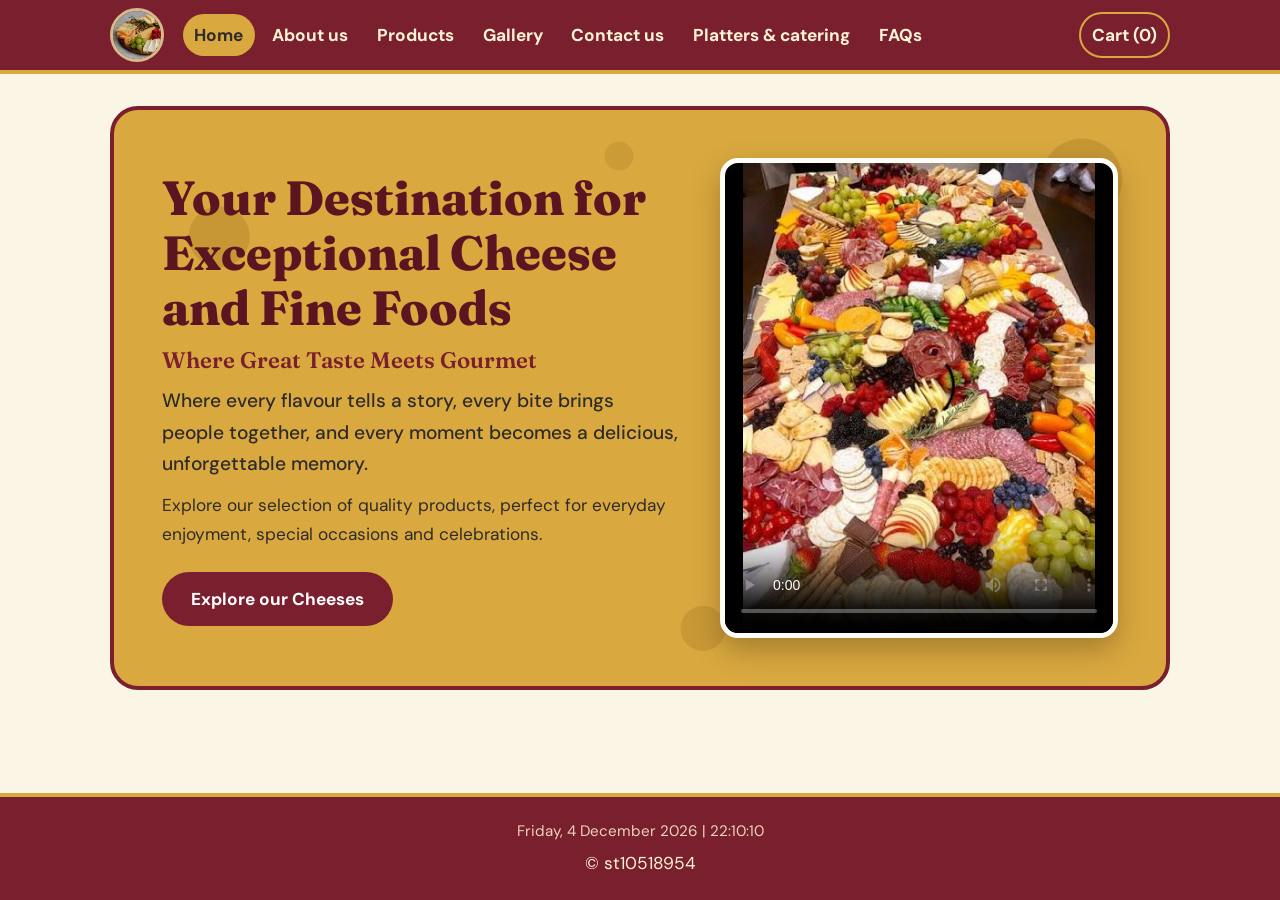
<file: Cheese Gourmet linden/index.html>
<!DOCTYPE html>
<html lang="en">
<head>
<meta charset="UTF-8">
<meta name="viewport" content="width=device-width, initial-scale=1">
<meta name="description" content="Cheese Gourmet in Linden, Johannesburg - quality cheeses, fresh bread, preserves and cheese platters for every occasion.">
<meta name="keywords" content="cheese, gourmet cheese, cheese platters, Linden, Johannesburg, deli, grazing table">
<meta name="author" content="st10518954">
<title>Cheese Gourmet - Home</title>
<link rel="preconnect" href="https://fonts.googleapis.com">
<link rel="preconnect" href="https://fonts.gstatic.com" crossorigin>
<link href="https://fonts.googleapis.com/css2?family=DM+Sans:wght@400;500;700&family=Fraunces:opsz,wght@9..144,600;9..144,800&display=swap" rel="stylesheet">
<link rel="stylesheet" href="css/styles.css">
</head>
<body class="home">
<header class="site-header">
<nav>
<a class="brand" href="index.html"><img src="images/logo.jpg" alt="Cheese Gourmet logo"></a>
<a href="index.html" aria-current="page">Home</a>
<a href="about.html">About us</a>
<a href="products.html">Products</a>
<a href="gallery.html">Gallery</a>
<a href="contact.html">Contact us</a>
<a href="platters-catering.html">Platters &amp; catering</a>
<a href="faqs.html">FAQs</a>
<a class="cart-link" href="products.html#cart">Cart (<span id="cart-count">0</span>)</a>
</nav>
</header>
<main>
<section class="home-hero">
<div class="home-text">
<h1>Your Destination for Exceptional Cheese and Fine Foods</h1>
<h2>Where Great Taste Meets Gourmet</h2>
<p class="lead">Where every flavour tells a story, every bite brings people together, and every moment becomes a delicious, unforgettable memory.</p>
<p>Explore our selection of quality products, perfect for everyday enjoyment, special occasions and celebrations.</p>
<a href="products.html" class="btn">Explore our Cheeses</a>
</div>
<video controls poster="images/image 12.jpg"><source src="images/video.mp4" type="video/mp4"></video>
</section>
</main>
<footer>
<p id="datetime"></p>
<p>&copy; st10518954</p>
</footer>
<script src="javascript/cart.js"></script>
<script src="javascript/datetime.js"></script>
</body>
</html>
</file>
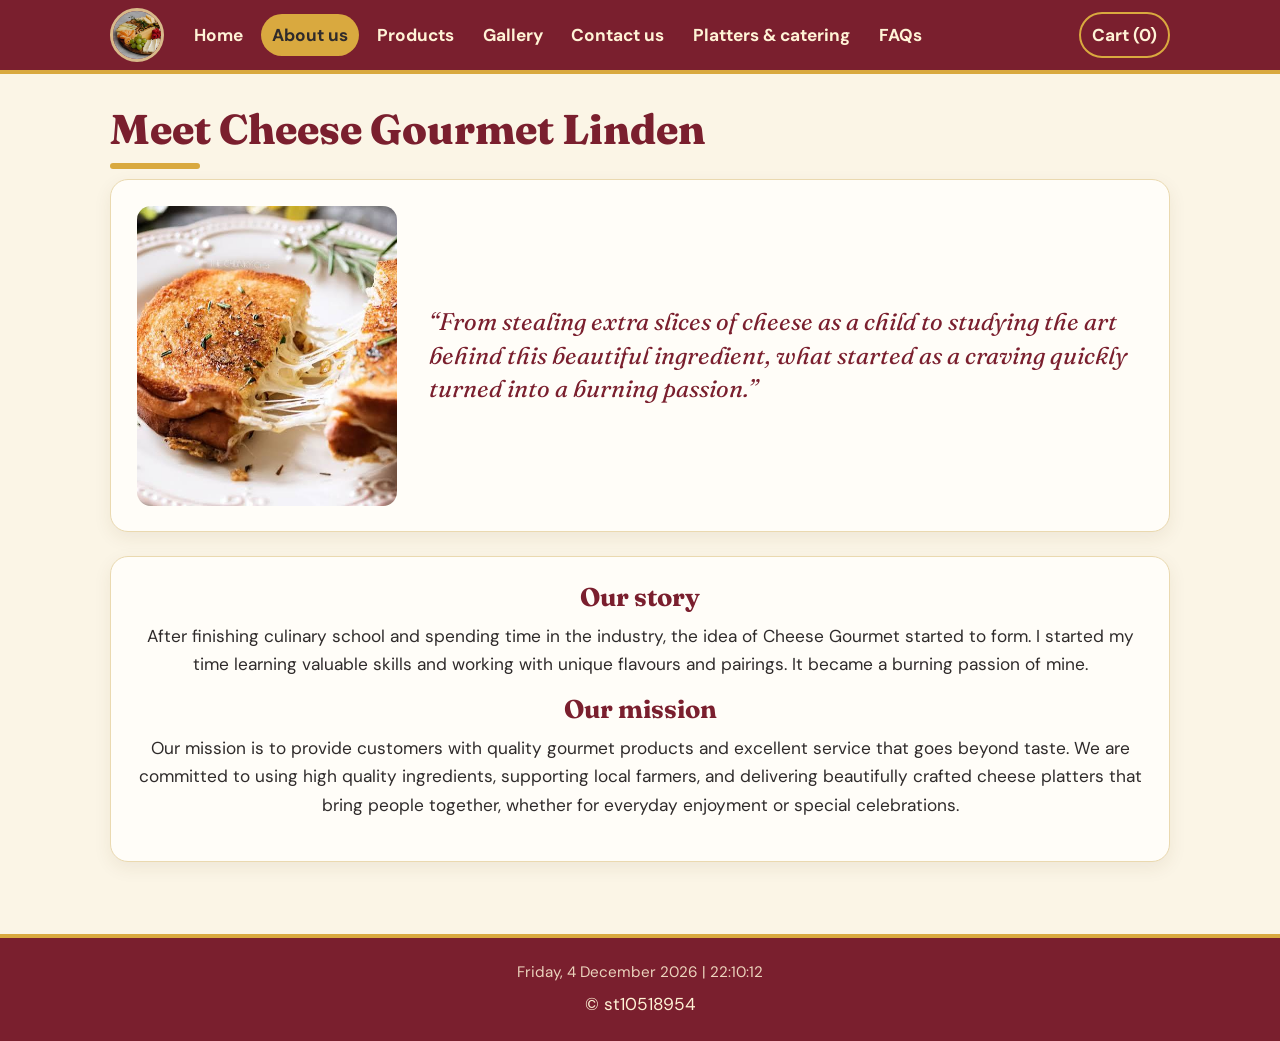
<file: Cheese Gourmet linden/about.html>
<!DOCTYPE html>
<html lang="en">
<head>
<meta charset="UTF-8">
<meta name="viewport" content="width=device-width, initial-scale=1">
<meta name="description" content="Meet Cheese Gourmet in Linden, Johannesburg - our story, our passion for cheese and our mission to deliver quality gourmet products.">
<meta name="keywords" content="about Cheese Gourmet, cheese shop Linden, our story, gourmet food Johannesburg">
<meta name="author" content="st10518954">
<title>Cheese Gourmet - About us</title>
<link rel="preconnect" href="https://fonts.googleapis.com">
<link rel="preconnect" href="https://fonts.gstatic.com" crossorigin>
<link href="https://fonts.googleapis.com/css2?family=DM+Sans:wght@400;500;700&family=Fraunces:opsz,wght@9..144,600;9..144,800&display=swap" rel="stylesheet">
<link rel="stylesheet" href="css/styles.css">
</head>
<body>
<header class="site-header">
<nav>
<a class="brand" href="index.html"><img src="images/logo.jpg" alt="Cheese Gourmet logo"></a>
<a href="index.html">Home</a>
<a href="about.html" aria-current="page">About us</a>
<a href="products.html">Products</a>
<a href="gallery.html">Gallery</a>
<a href="contact.html">Contact us</a>
<a href="platters-catering.html">Platters &amp; catering</a>
<a href="faqs.html">FAQs</a>
<a class="cart-link" href="products.html#cart">Cart (<span id="cart-count">0</span>)</a>
</nav>
</header>
<main>
<h1 class="page-title">Meet Cheese Gourmet Linden</h1>
<div class="hero about-intro">
<img src="images/image 2.jpg" alt="A toasted cheese sandwich with melted cheese">
<p class="quote">&ldquo;From stealing extra slices of cheese as a child to studying the art behind this beautiful ingredient, what started as a craving quickly turned into a burning passion.&rdquo;</p>
</div>
<div class="hero">
<h2>Our story</h2>
<p>After finishing culinary school and spending time in the industry, the idea of Cheese Gourmet started to form. I started my time learning valuable skills and working with unique flavours and pairings. It became a burning passion of mine.</p>
<h2>Our mission</h2>
<p>Our mission is to provide customers with quality gourmet products and excellent service that goes beyond taste. We are committed to using high quality ingredients, supporting local farmers, and delivering beautifully crafted cheese platters that bring people together, whether for everyday enjoyment or special celebrations.</p>
</div>
</main>
<footer>
<p id="datetime"></p>
<p>&copy; st10518954</p>
</footer>
<script src="javascript/cart.js"></script>
<script src="javascript/datetime.js"></script>
</body>
</html>
</file>
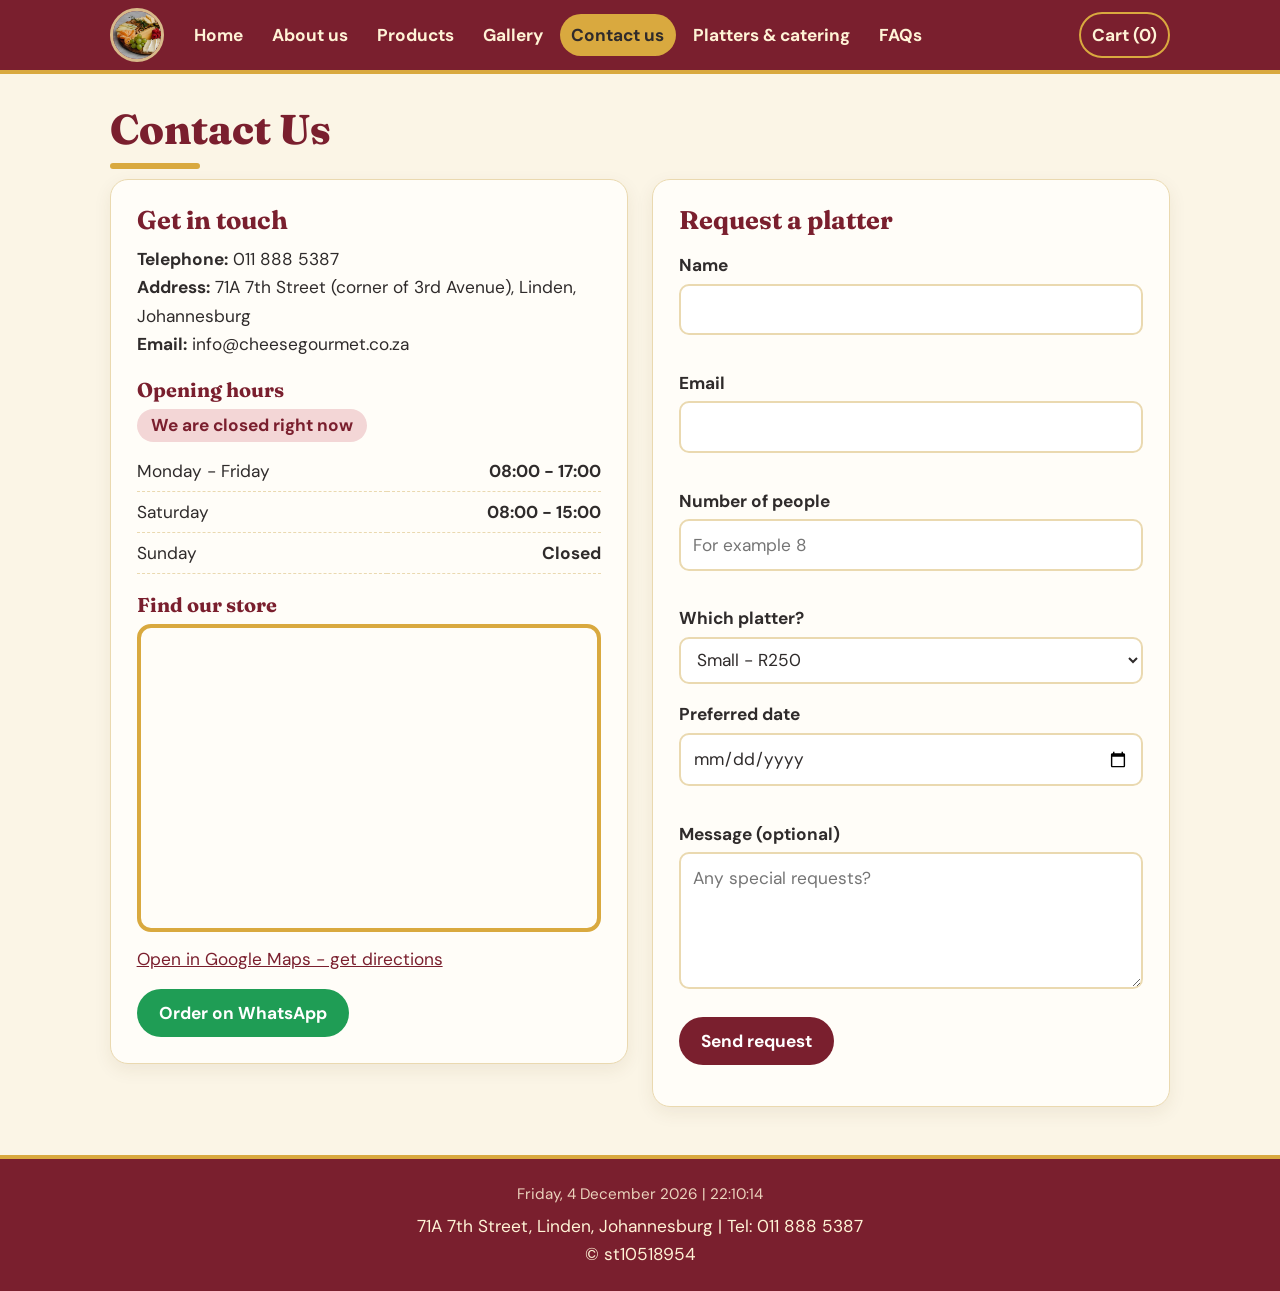
<file: Cheese Gourmet linden/contact.html>
<!DOCTYPE html>
<html lang="en">
<head>
<meta charset="UTF-8">
<meta name="viewport" content="width=device-width, initial-scale=1">
<meta name="description" content="Contact Cheese Gourmet in Linden, Johannesburg. See our opening hours and map, or request a cheese platter online.">
<meta name="keywords" content="contact Cheese Gourmet, request cheese platter, opening hours, Linden Johannesburg map">
<meta name="author" content="st10518954">
<title>Cheese Gourmet - Contact Us</title>
<link rel="preconnect" href="https://fonts.googleapis.com">
<link rel="preconnect" href="https://fonts.gstatic.com" crossorigin>
<link href="https://fonts.googleapis.com/css2?family=DM+Sans:wght@400;500;700&family=Fraunces:opsz,wght@9..144,600;9..144,800&display=swap" rel="stylesheet">
<link rel="stylesheet" href="css/styles.css">
</head>
<body>
<header class="site-header">
<nav>
<a class="brand" href="index.html"><img src="images/logo.jpg" alt="Cheese Gourmet logo"></a>
<a href="index.html">Home</a>
<a href="about.html">About us</a>
<a href="products.html">Products</a>
<a href="gallery.html">Gallery</a>
<a href="contact.html" aria-current="page">Contact us</a>
<a href="platters-catering.html">Platters &amp; catering</a>
<a href="faqs.html">FAQs</a>
<a class="cart-link" href="products.html#cart">Cart (<span id="cart-count">0</span>)</a>
</nav>
</header>
<main>
<h1 class="page-title">Contact Us</h1>
<div class="two-col">
<div class="hero left">
<h2>Get in touch</h2>
<p><b>Telephone:</b> 011 888 5387</p>
<p><b>Address:</b> 71A 7th Street (corner of 3rd Avenue), Linden, Johannesburg</p>
<p><b>Email:</b> info@cheesegourmet.co.za</p>
<h3>Opening hours</h3>
<p id="open-status" class="open-status" role="status"></p>
<table class="hours"><tr><td>Monday - Friday</td><td>08:00 - 17:00</td></tr><tr><td>Saturday</td><td>08:00 - 15:00</td></tr><tr><td>Sunday</td><td>Closed</td></tr></table>
<h3>Find our store</h3>
<div class="map-box"><iframe title="Map showing the Cheese Gourmet store" src="https://maps.google.com/maps?q=Cheese%20Gourmet%20Johannesburg&amp;t=&amp;z=17&amp;ie=UTF8&amp;iwloc=&amp;output=embed" loading="lazy" allowfullscreen></iframe></div>
<p><a href="https://www.google.com/maps/place/Cheese+Gourmet/@-26.1373001,27.9922249,17z/data=!3m1!4b1!4m6!3m5!1s0x1e950b38a0ff59c9:0x98b55fb18f285350!8m2!3d-26.1373001!4d27.9947998!16s%2Fg%2F1262mv7lr" target="_blank" rel="noopener">Open in Google Maps - get directions</a></p>
<a href="https://wa.me/27123456789?text=Hi%20Cheese%20Gourmet,%20I%20want%20to%20order%20from%20your%20location" class="btn whatsapp" target="_blank" rel="noopener">Order on WhatsApp</a>
</div>
<div class="hero left">
<h2>Request a platter</h2>
<form id="contact-form" name="platter-request" method="POST" action="/" data-netlify="true" netlify-honeypot="bot-field" novalidate>
<input type="hidden" name="form-name" value="platter-request">
<input type="hidden" name="subject" value="New platter request from the Cheese Gourmet website">
<p class="hidden"><label>Leave this empty: <input name="bot-field"></label></p>
<label for="name">Name</label><input type="text" id="name" name="name"><span id="name-error" class="error"></span>
<label for="email">Email</label><input type="email" id="email" name="email"><span id="email-error" class="error"></span>
<label for="people">Number of people</label><input type="number" id="people" name="people" min="1" max="200" placeholder="For example 8"><span id="people-error" class="error"></span>
<label for="platter">Which platter?</label>
<select id="platter" name="platter"><option>Small - R250</option><option>Medium - R450</option><option>Large - R850</option></select>
<label for="date">Preferred date</label><input type="date" id="date" name="date"><span id="date-error" class="error"></span>
<label for="message">Message (optional)</label><textarea id="message" name="message" rows="4" placeholder="Any special requests?"></textarea>
<button type="submit">Send request</button>
</form>
<p id="form-result" role="status"></p>
</div>
</div>
</main>
<footer>
<p id="datetime"></p>
<p>71A 7th Street, Linden, Johannesburg | Tel: 011 888 5387</p>
<p>&copy; st10518954</p>
</footer>
<script src="javascript/cart.js"></script>
<script src="javascript/datetime.js"></script>
<script src="javascript/contact.js"></script>
</body>
</html>
</file>
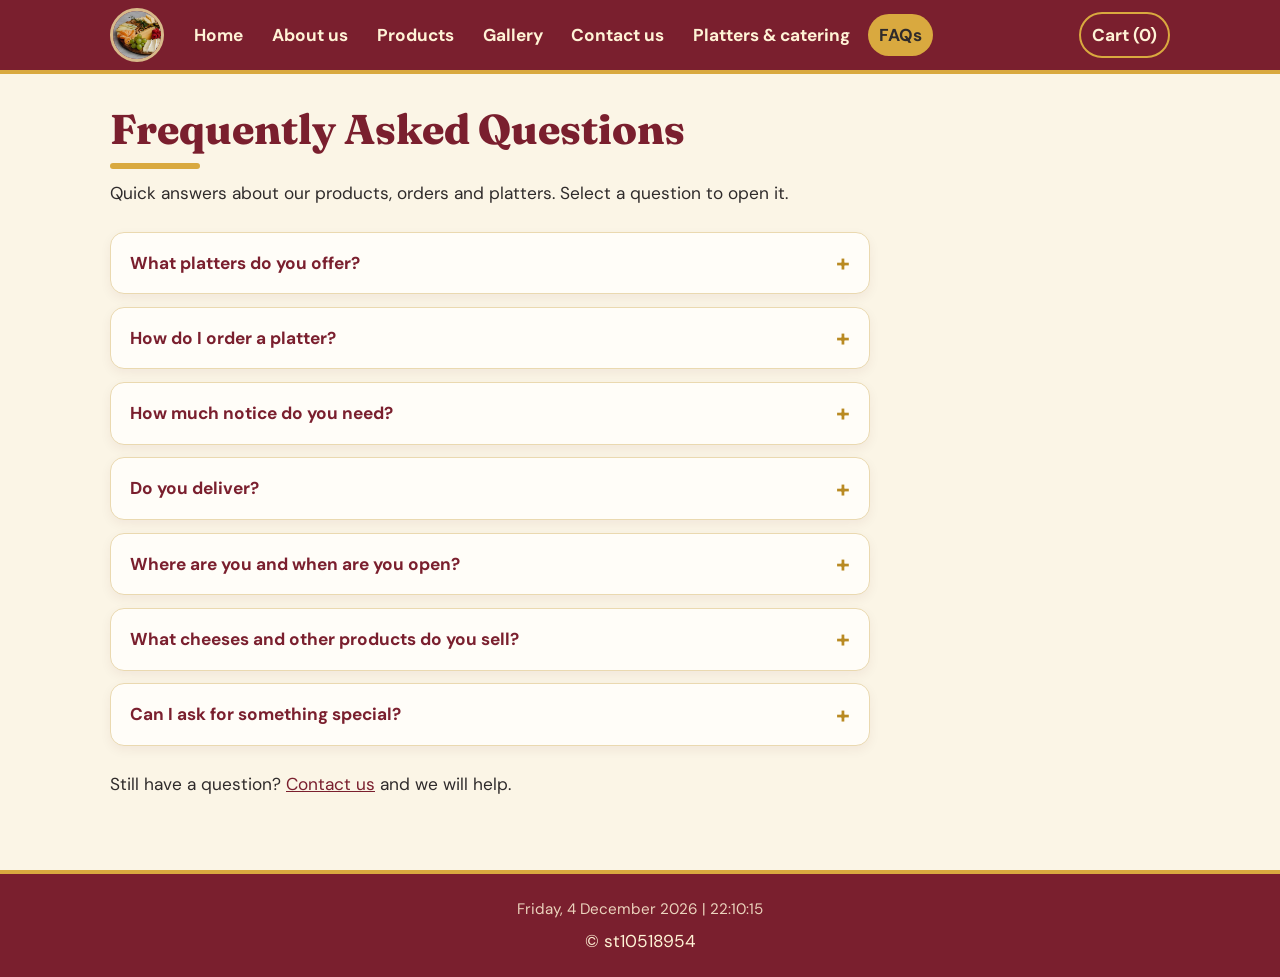
<file: Cheese Gourmet linden/faqs.html>
<!DOCTYPE html>
<html lang="en">
<head>
<meta charset="UTF-8">
<meta name="viewport" content="width=device-width, initial-scale=1">
<meta name="description" content="Answers to common questions about Cheese Gourmet platters, ordering, delivery, notice, opening hours and products.">
<meta name="keywords" content="cheese platter FAQ, delivery Johannesburg, ordering cheese platters, opening hours">
<meta name="author" content="st10518954">
<title>Cheese Gourmet - Platters & Catering</title>
<link rel="preconnect" href="https://fonts.googleapis.com">
<link rel="preconnect" href="https://fonts.gstatic.com" crossorigin>
<link href="https://fonts.googleapis.com/css2?family=DM+Sans:wght@400;500;700&family=Fraunces:opsz,wght@9..144,600;9..144,800&display=swap" rel="stylesheet">
<link rel="stylesheet" href="css/styles.css">
</head>
<body>
<header class="site-header">
<nav>
<a class="brand" href="index.html"><img src="images/logo.jpg" alt="Cheese Gourmet logo"></a>
<a href="index.html">Home</a>
<a href="about.html">About us</a>
<a href="products.html">Products</a>
<a href="gallery.html">Gallery</a>
<a href="contact.html">Contact us</a>
<a href="platters-catering.html">Platters &amp; catering</a>
<a href="faqs.html" aria-current="page">FAQs</a>
<a class="cart-link" href="products.html#cart">Cart (<span id="cart-count">0</span>)</a>
</nav>
</header>
<main>
<h1 class="page-title">Frequently Asked Questions</h1>
<p class="intro">Quick answers about our products, orders and platters. Select a question to open it.</p>
<div class="faq-list">
<details><summary>What platters do you offer?</summary><p>We offer a small platter (R250, serves 2-4 people), a medium platter (R450, serves 6-8 people) and a large grazing table (R850, serves 10-15 people). See the <a href="platters-catering.html">Platters &amp; Catering</a> page for what each one includes.</p></details>
<details><summary>How do I order a platter?</summary><p>Fill in the platter request form on the <a href="contact.html">Contact page</a>, WhatsApp us, or phone us on 011 888 5387. You can also add platters to your cart on the <a href="products.html">Products page</a> to see your total first.</p></details>
<details><summary>How much notice do you need?</summary><p>We need 24 hours' notice for platter orders. If you need something bigger, such as a wedding or corporate event, contact us as early as you can.</p></details>
<details><summary>Do you deliver?</summary><p>Yes. We deliver and set up in Johannesburg. Tell us your address and the date you need the platter when you send your request.</p></details>
<details><summary>Where are you and when are you open?</summary><p>We are at 71A 7th Street (corner of 3rd Avenue) in Linden, Johannesburg. We are open Monday to Friday 08:00-17:00 and Saturday 08:00-15:00, and closed on Sundays.</p></details>
<details><summary>What cheeses and other products do you sell?</summary><p>We stock a wide selection of locally produced cheeses, including cheddar, brie, gouda and blue cheese, as well as breads, preserves, crackers, olives and gourmet sauces.</p></details>
<details><summary>Can I ask for something special?</summary><p>Yes. Add your special requests in the message box on the request form, and we will get back to you to confirm what is possible.</p></details>
</div>
<p class="intro">Still have a question? <a href="contact.html">Contact us</a> and we will help.</p>
</main>
<footer>
<p id="datetime"></p>
<p>&copy; st10518954</p>
</footer>
<script src="javascript/cart.js"></script>
<script src="javascript/datetime.js"></script>
</body>
</html>
</file>
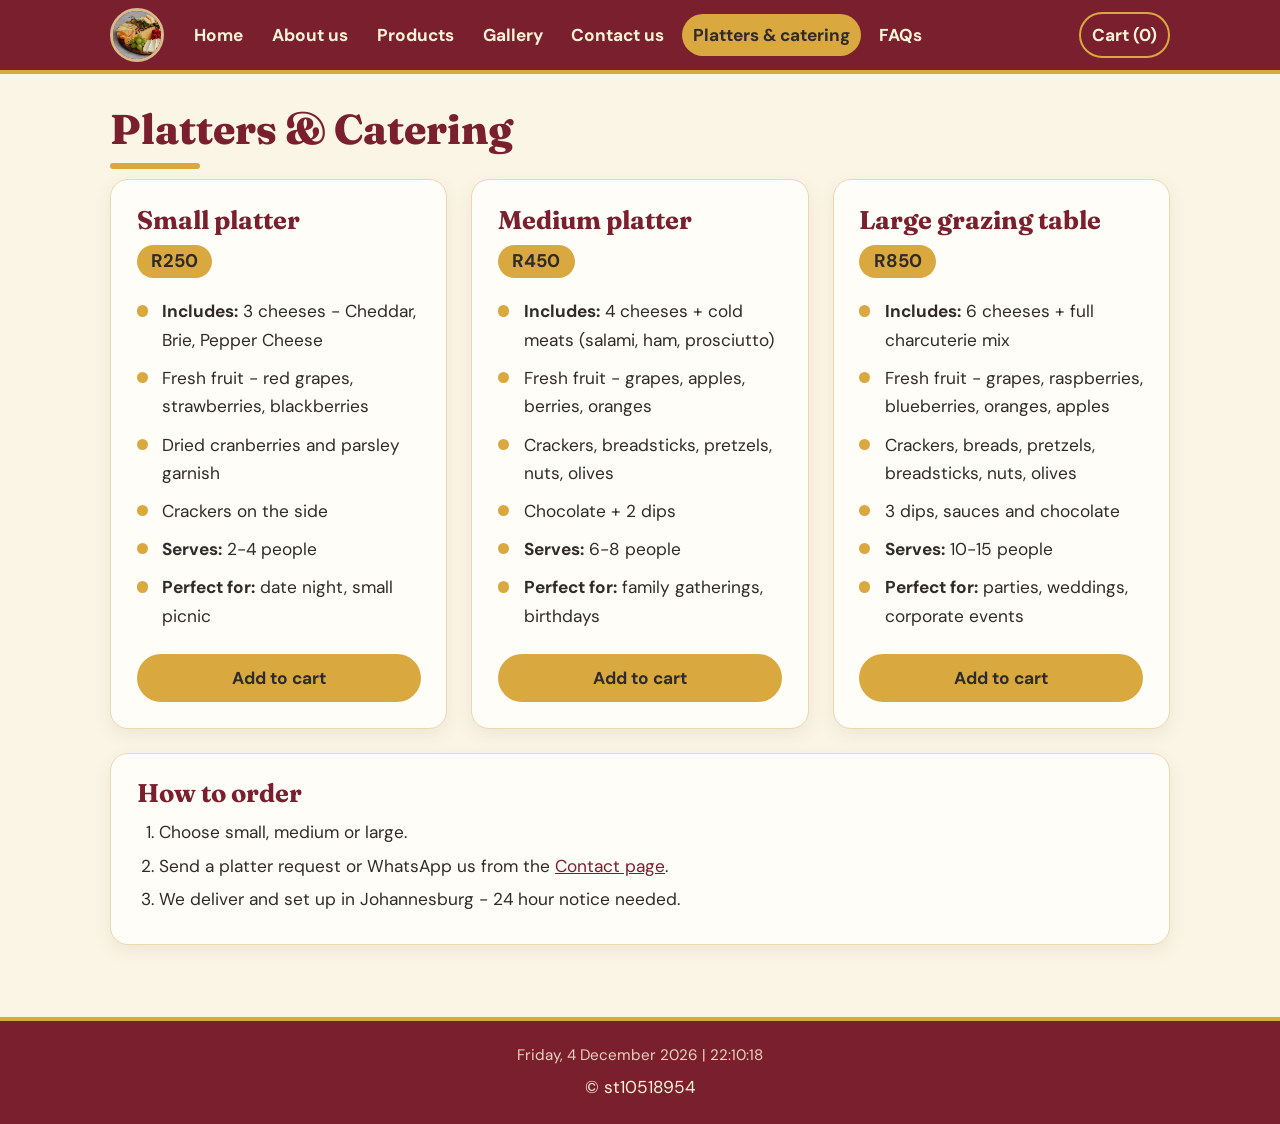
<file: Cheese Gourmet linden/platters-catering.html>
<!DOCTYPE html>
<html lang="en">
<head>
<meta charset="UTF-8">
<meta name="viewport" content="width=device-width, initial-scale=1">
<meta name="description" content="Cheese platters and catering in Johannesburg: small (R250), medium (R450) and large grazing table (R850). 24 hours' notice.">
<meta name="keywords" content="cheese platters, catering Johannesburg, grazing table, party platters, wedding catering">
<meta name="author" content="st10518954">
<title>Cheese Gourmet - Platters & Catering</title>
<link rel="preconnect" href="https://fonts.googleapis.com">
<link rel="preconnect" href="https://fonts.gstatic.com" crossorigin>
<link href="https://fonts.googleapis.com/css2?family=DM+Sans:wght@400;500;700&family=Fraunces:opsz,wght@9..144,600;9..144,800&display=swap" rel="stylesheet">
<link rel="stylesheet" href="css/styles.css">
</head>
<body>
<header class="site-header">
<nav>
<a class="brand" href="index.html"><img src="images/logo.jpg" alt="Cheese Gourmet logo"></a>
<a href="index.html">Home</a>
<a href="about.html">About us</a>
<a href="products.html">Products</a>
<a href="gallery.html">Gallery</a>
<a href="contact.html">Contact us</a>
<a href="platters-catering.html" aria-current="page">Platters &amp; catering</a>
<a href="faqs.html">FAQs</a>
<a class="cart-link" href="products.html#cart">Cart (<span id="cart-count">0</span>)</a>
</nav>
</header>
<main>
<h1 class="page-title">Platters &amp; Catering</h1>
<div class="grid">
<div class="hero card left"><h2>Small platter</h2><p class="price">R250</p><ul class="ticks"><li><b>Includes:</b> 3 cheeses - Cheddar, Brie, Pepper Cheese</li><li>Fresh fruit - red grapes, strawberries, blackberries</li><li>Dried cranberries and parsley garnish</li><li>Crackers on the side</li><li><b>Serves:</b> 2-4 people</li><li><b>Perfect for:</b> date night, small picnic</li></ul><button type="button" class="add-to-cart" data-name="Small platter" data-price="250">Add to cart</button></div>
<div class="hero card left"><h2>Medium platter</h2><p class="price">R450</p><ul class="ticks"><li><b>Includes:</b> 4 cheeses + cold meats (salami, ham, prosciutto)</li><li>Fresh fruit - grapes, apples, berries, oranges</li><li>Crackers, breadsticks, pretzels, nuts, olives</li><li>Chocolate + 2 dips</li><li><b>Serves:</b> 6-8 people</li><li><b>Perfect for:</b> family gatherings, birthdays</li></ul><button type="button" class="add-to-cart" data-name="Medium platter" data-price="450">Add to cart</button></div>
<div class="hero card left"><h2>Large grazing table</h2><p class="price">R850</p><ul class="ticks"><li><b>Includes:</b> 6 cheeses + full charcuterie mix</li><li>Fresh fruit - grapes, raspberries, blueberries, oranges, apples</li><li>Crackers, breads, pretzels, breadsticks, nuts, olives</li><li>3 dips, sauces and chocolate</li><li><b>Serves:</b> 10-15 people</li><li><b>Perfect for:</b> parties, weddings, corporate events</li></ul><button type="button" class="add-to-cart" data-name="Large grazing table" data-price="850">Add to cart</button></div>
</div>
<div class="hero left">
<h2>How to order</h2>
<ol><li>Choose small, medium or large.</li><li>Send a platter request or WhatsApp us from the <a href="contact.html">Contact page</a>.</li><li>We deliver and set up in Johannesburg - 24 hour notice needed.</li></ol>
</div>
</main>
<footer>
<p id="datetime"></p>
<p>&copy; st10518954</p>
</footer>
<script src="javascript/cart.js"></script>
<script src="javascript/datetime.js"></script>
</body>
</html>
</file>
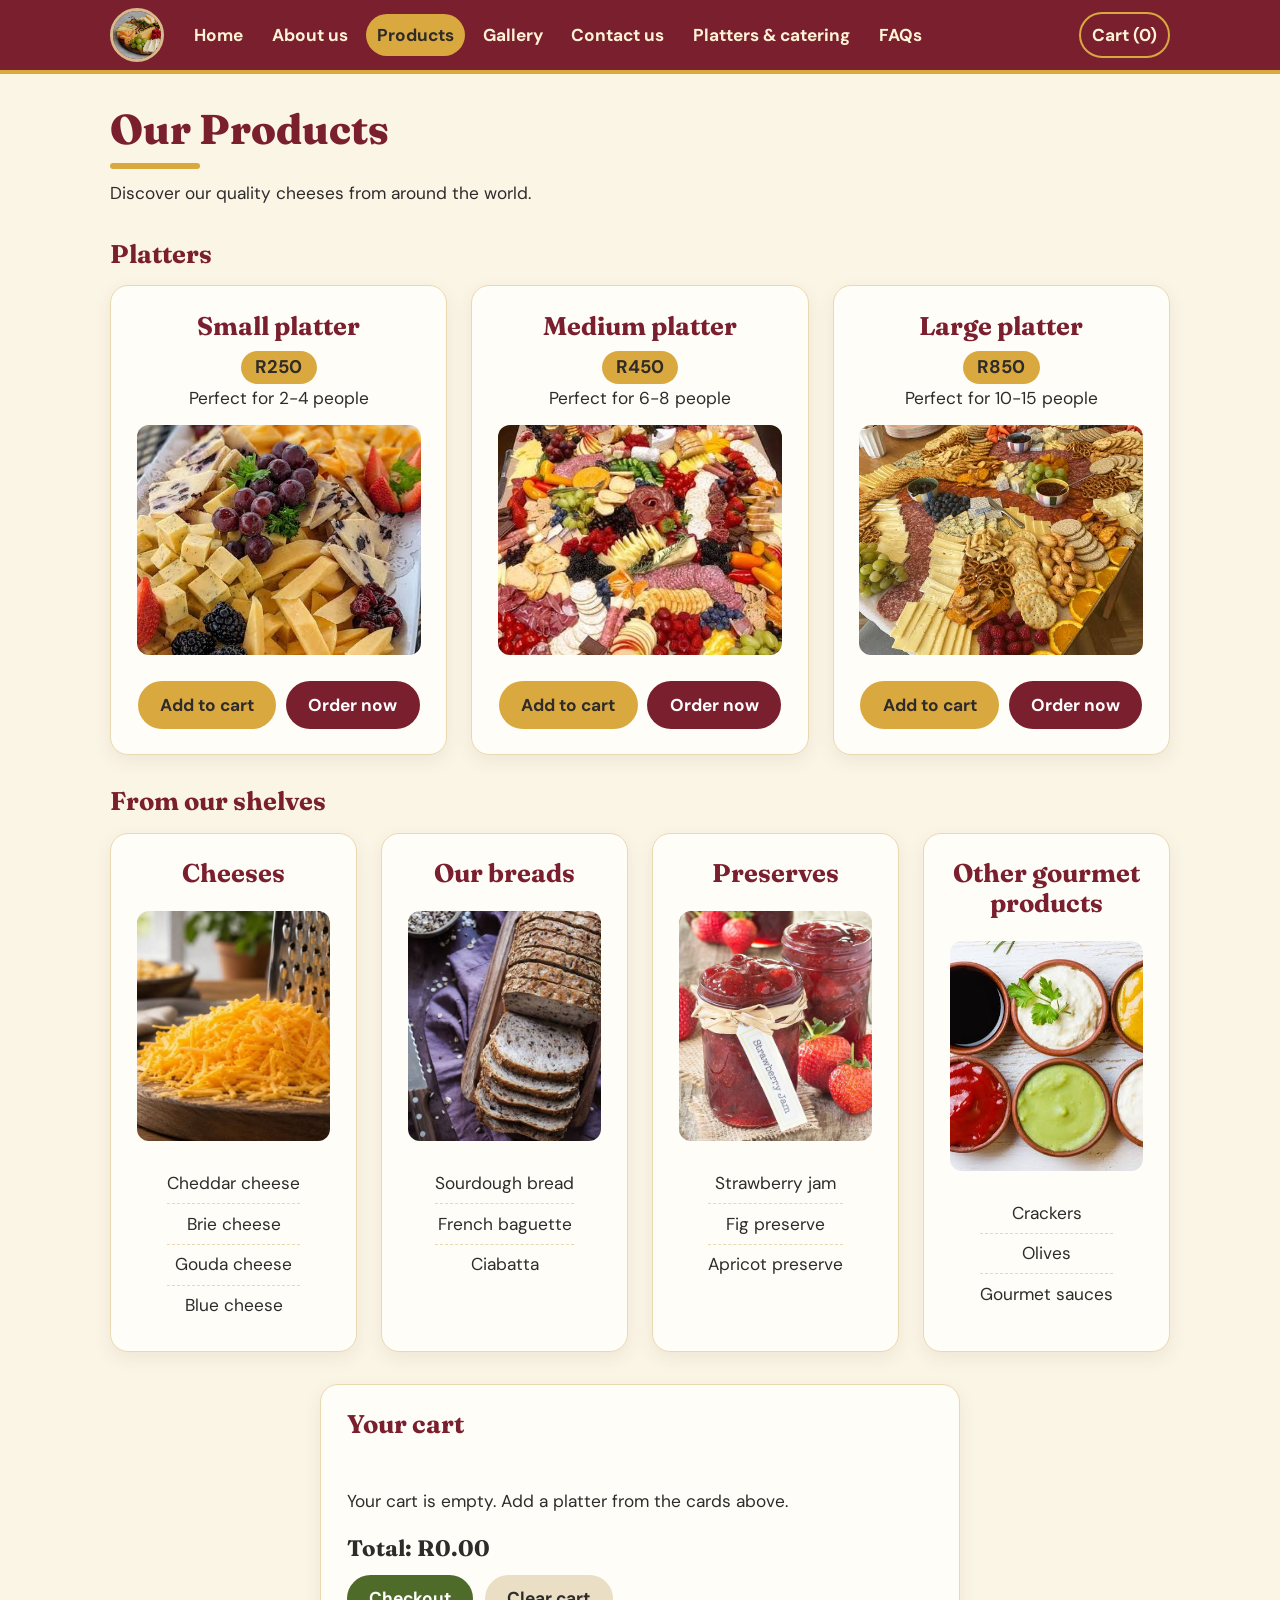
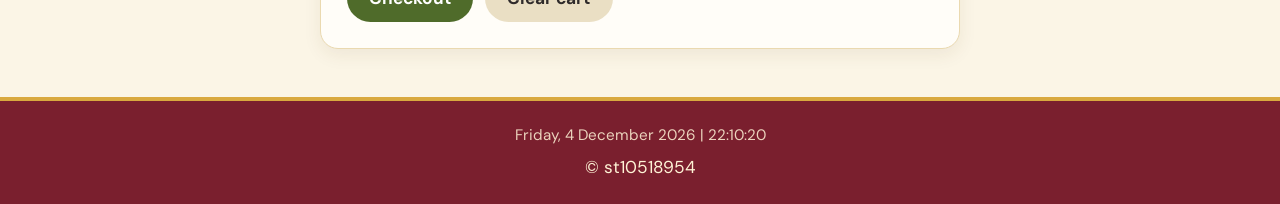
<file: Cheese Gourmet linden/products.html>
<!DOCTYPE html>
<html lang="en">
<head>
<meta charset="UTF-8">
<meta name="viewport" content="width=device-width, initial-scale=1">
<meta name="description" content="Browse Cheese Gourmet products: cheddar, brie, gouda, blue cheese, breads, preserves, crackers, olives and cheese platters from R250.">
<meta name="keywords" content="cheddar, brie, gouda, blue cheese, sourdough, preserves, cheese platter prices, buy cheese Johannesburg">
<meta name="author" content="st10518954">
<title>Cheese Gourmet - Products</title>
<link rel="preconnect" href="https://fonts.googleapis.com">
<link rel="preconnect" href="https://fonts.gstatic.com" crossorigin>
<link href="https://fonts.googleapis.com/css2?family=DM+Sans:wght@400;500;700&family=Fraunces:opsz,wght@9..144,600;9..144,800&display=swap" rel="stylesheet">
<link rel="stylesheet" href="css/styles.css">
</head>
<body>
<header class="site-header">
<nav>
<a class="brand" href="index.html"><img src="images/logo.jpg" alt="Cheese Gourmet logo"></a>
<a href="index.html">Home</a>
<a href="about.html">About us</a>
<a href="products.html" aria-current="page">Products</a>
<a href="gallery.html">Gallery</a>
<a href="contact.html">Contact us</a>
<a href="platters-catering.html">Platters &amp; catering</a>
<a href="faqs.html">FAQs</a>
<a class="cart-link" href="products.html#cart">Cart (<span id="cart-count">0</span>)</a>
</nav>
</header>
<main>
<h1 class="page-title">Our Products</h1>
<p class="intro">Discover our quality cheeses from around the world.</p>
<h2 class="section-title">Platters</h2>
<div class="grid">
<div class="hero card"><h2>Small platter</h2><p class="price">R250</p><p>Perfect for 2-4 people</p><img src="images/image 11.jpg" alt="A small cheese platter with fruit"><div class="actions"><button type="button" class="add-to-cart" data-name="Small platter" data-price="250">Add to cart</button><a href="platters-catering.html" class="btn">Order now</a></div></div>
<div class="hero card"><h2>Medium platter</h2><p class="price">R450</p><p>Perfect for 6-8 people</p><img src="images/image 12.jpg" alt="A medium cheese platter with crackers"><div class="actions"><button type="button" class="add-to-cart" data-name="Medium platter" data-price="450">Add to cart</button><a href="platters-catering.html" class="btn">Order now</a></div></div>
<div class="hero card"><h2>Large platter</h2><p class="price">R850</p><p>Perfect for 10-15 people</p><img src="images/image 15.jpg" alt="A large grazing platter"><div class="actions"><button type="button" class="add-to-cart" data-name="Large platter" data-price="850">Add to cart</button><a href="platters-catering.html" class="btn">Order now</a></div></div>
</div>
<h2 class="section-title">From our shelves</h2>
<div class="grid four">
<div class="hero card"><h2>Cheeses</h2><img src="images/image 3.jpg" alt="Selection of cheeses"><ul class="plain"><li>Cheddar cheese</li><li>Brie cheese</li><li>Gouda cheese</li><li>Blue cheese</li></ul></div>
<div class="hero card"><h2>Our breads</h2><img src="images/image 4.jpg" alt="Freshly baked breads"><ul class="plain"><li>Sourdough bread</li><li>French baguette</li><li>Ciabatta</li></ul></div>
<div class="hero card"><h2>Preserves</h2><img src="images/image 5.jpg" alt="Jars of jam and preserves"><ul class="plain"><li>Strawberry jam</li><li>Fig preserve</li><li>Apricot preserve</li></ul></div>
<div class="hero card"><h2>Other gourmet products</h2><img src="images/image 6.jpg" alt="Crackers, olives and gourmet sauces"><ul class="plain"><li>Crackers</li><li>Olives</li><li>Gourmet sauces</li></ul></div>
</div>
<div class="hero cart-box" id="cart">
<h2>Your cart</h2>
<p id="cart-message" role="status"></p>
<ul id="cart-items" class="plain"></ul>
<p id="cart-total">Total: R0.00</p>
<button type="button" id="checkout">Checkout</button>
<button type="button" id="clear-cart" class="ghost">Clear cart</button>
</div>
</main>
<footer>
<p id="datetime"></p>
<p>&copy; st10518954</p>
</footer>
<script src="javascript/cart.js"></script>
<script src="javascript/datetime.js"></script>
</body>
</html>
</file>
<file: Cheese Gourmet linden/css/styles.css>
/* styles.css - Cheese Gourmet */
:root{--rind:#2f2b2b;--brown:#7a1f2e;--brown-d:#5a1521;--gold:#d9a93f;--gold-d:#b98a22;--tan:#d8b98a;--cream:#fbf5e6;--paper:#fffdf8;--line:#ead9b0;--green:#4f6b2a;--err:#b3261e}
*{margin:0;padding:0;box-sizing:border-box}
body{min-height:100vh;display:flex;flex-direction:column;font:1.08rem/1.65 "Aptos","DM Sans","Segoe UI",system-ui,sans-serif;color:var(--rind);background:var(--cream)}
h1,h2,h3{font-family:"Fraunces",Georgia,serif;color:var(--brown);line-height:1.15}
h2{font-size:1.6rem;margin-bottom:.6rem}h3{font-size:1.25rem;margin:1.2rem 0 .5rem}
a{color:var(--brown)}
:focus-visible{outline:3px solid var(--gold);outline-offset:2px}
img{max-width:100%;display:block;object-fit:cover}

/* nav */
.site-header{position:sticky;top:0;z-index:20;background:var(--brown);border-bottom:4px solid var(--gold)}
.site-header nav{max-width:1100px;margin:0 auto;padding:.5rem 1.25rem;display:flex;flex-wrap:wrap;align-items:center;gap:.25rem .4rem;background:none;border-radius:0}
.site-header a{color:#fff3d6;text-decoration:none;font-weight:700;padding:.45rem .7rem;border-radius:999px;background:none}
.site-header a:hover{background:rgba(255,255,255,.14)}
.site-header a[aria-current="page"]{background:var(--gold);color:var(--rind)}
.site-header .brand{padding:0;margin-right:.8rem}
.site-header .brand:hover{background:none}
.brand img{height:54px;width:54px;border-radius:50%;border:3px solid var(--tan)}
.site-header .cart-link{margin-left:auto;border:2px solid var(--gold)}

/* layout */
main{flex:1;width:100%;max-width:1100px;margin:0 auto;padding:2rem 1.25rem 3rem}
.page-title{font-size:2.6rem;font-weight:800;margin-bottom:.6rem}
.page-title::after{content:"";display:block;width:90px;height:6px;margin-top:.6rem;border-radius:3px;background:var(--gold)}
.intro{max-width:60ch;margin-bottom:1.5rem}
.section-title{margin:2rem 0 1rem}
.hero{background:var(--paper);border:1px solid var(--line);border-radius:18px;padding:1.6rem;margin-bottom:1.5rem;text-align:center;box-shadow:0 6px 18px rgba(90,62,27,.08)}
.hero.left{text-align:left}
.grid{display:grid;grid-template-columns:repeat(auto-fit,minmax(280px,1fr));gap:1.5rem;margin-bottom:1.5rem}
.grid .hero{margin:0;display:flex;flex-direction:column;align-items:center}
.grid .hero.left{align-items:stretch}
.card img{width:100%;height:230px;border-radius:12px;margin:.8rem 0 1rem}
.card .actions{margin-top:auto;display:flex;gap:.6rem;flex-wrap:wrap;justify-content:center;padding-top:.6rem}
.price{display:inline-block;align-self:center;font-weight:700;font-size:1.15rem;background:var(--gold);color:var(--rind);padding:.1rem .9rem;border-radius:999px}
.hero.left .price{align-self:flex-start}
ul.plain{list-style:none;text-align:center;margin-top:.4rem}
ul.plain li{padding:.35rem 0;border-bottom:1px dashed var(--line)}ul.plain li:last-child{border:0}
ul.ticks{list-style:none;margin:.9rem 0 1.2rem}
ul.ticks li{padding:.3rem 0 .3rem 1.6rem;position:relative}
ul.ticks li::before{content:"";position:absolute;left:0;top:.8rem;width:.7rem;height:.7rem;border-radius:50%;background:var(--gold)}
ol{padding-left:1.4rem}ol li{margin:.3rem 0}

/* buttons */
.btn,button,input[type=submit]{display:inline-block;font:inherit;font-weight:700;cursor:pointer;border:0;border-radius:999px;padding:.6rem 1.4rem;background:var(--brown);color:#fff;text-decoration:none;transition:background .15s}
.btn:hover,button:hover{background:var(--brown-d)}
.add-to-cart{background:var(--gold);color:var(--rind)}.add-to-cart:hover{background:var(--gold-d)}
#checkout{background:var(--green)}#checkout:hover{background:#3d5420}
button.ghost{background:#eadfc4;color:var(--rind)}button.ghost:hover{background:#dccfa9}
.whatsapp{background:#1f9d55;margin-top:1rem}.whatsapp:hover{background:#17813f}

/* home */
.home-hero{display:grid;grid-template-columns:1.3fr 1fr;gap:2.5rem;align-items:center;padding:3rem;border-radius:28px;border:4px solid var(--brown);
background:radial-gradient(circle at 10% 22%,rgba(122,78,10,.2) 0 30px,transparent 31px),radial-gradient(circle at 56% 90%,rgba(122,78,10,.18) 0 22px,transparent 23px),radial-gradient(circle at 92% 12%,rgba(122,78,10,.2) 0 40px,transparent 41px),radial-gradient(circle at 48% 8%,rgba(122,78,10,.15) 0 14px,transparent 15px),var(--gold)}
.home-hero h1{font-size:3rem;font-weight:800;color:var(--brown-d);margin-bottom:.8rem}
.home-hero h2{font-size:1.4rem;color:var(--brown);font-weight:600}
.home-hero p{margin:.7rem 0}.home-hero .lead{font-size:1.2rem;font-weight:500}
.home-hero .btn{margin-top:.8rem;padding:.8rem 1.8rem}
.home-hero video{width:100%;max-height:480px;border-radius:18px;border:5px solid var(--paper);background:#000;box-shadow:0 12px 28px rgba(74,47,20,.35)}

/* about */
.about-intro{display:grid;grid-template-columns:260px 1fr;gap:2rem;align-items:center;text-align:left}
.about-intro img{height:300px;width:100%;border-radius:14px}
.quote{font-family:"Fraunces",Georgia,serif;font-size:1.5rem;font-style:italic;color:var(--brown);line-height:1.4}
.about-intro+.hero p{margin-bottom:1rem}

/* gallery slideshow */
#slideshow{max-width:640px;margin:0 auto 2rem;padding:1rem;text-align:center;background:var(--paper);border:1px solid var(--line);border-radius:18px;box-shadow:0 6px 18px rgba(90,62,27,.08)}
#slideshow img{width:100%;height:360px;border-radius:12px}
#slide-caption{font-style:italic;margin:.7rem 0}
.slide-controls{display:flex;justify-content:center;align-items:center;gap:1rem}
#slide-counter{min-width:4rem;font-weight:700}

/* cart */
.cart-box{max-width:640px;margin:2rem auto 0;text-align:left}
#cart{scroll-margin-top:90px}
#cart-items{text-align:left}#cart-items li{display:flex;align-items:center;gap:.4rem}
#cart-items button{padding:.05rem .7rem}
#cart-message{min-height:1.6rem;color:var(--green);font-weight:700}
#cart-total{font:700 1.4rem "Fraunces",Georgia,serif;margin:.8rem 0}
.cart-box button{margin-right:.4rem}

/* contact */
.two-col{display:grid;grid-template-columns:1fr 1fr;gap:1.5rem;align-items:start}
.two-col .hero{margin:0}
.map-box{border:4px solid var(--gold);border-radius:14px;overflow:hidden;margin:.5rem 0 .8rem}
.map-box iframe{display:block;width:100%;height:300px;border:0}
form label{display:block;font-weight:700;margin:1rem 0 .25rem}
input[type=text],input[type=email],input[type=number],input[type=date],select,textarea{width:100%;font:inherit;padding:.6rem .8rem;border:2px solid var(--line);border-radius:10px;background:#fff;color:var(--rind)}
input:focus,select:focus,textarea:focus{border-color:var(--gold)}
.error{display:block;color:var(--err);font-size:.95rem;min-height:1.1rem}
form button{margin-top:1.2rem}
#form-result{margin-top:1rem;font-weight:700;color:var(--green)}

/* faqs, hours, extras */
.grid.four{grid-template-columns:repeat(auto-fit,minmax(230px,1fr))}
.faq-list{max-width:760px;margin-bottom:1.5rem}
details{background:var(--paper);border:1px solid var(--line);border-radius:14px;margin-bottom:.8rem;box-shadow:0 4px 12px rgba(90,21,33,.06)}
summary{cursor:pointer;font-weight:700;padding:1rem 3rem 1rem 1.2rem;position:relative;list-style:none;color:var(--brown)}
summary::-webkit-details-marker{display:none}
summary::after{content:"+";position:absolute;right:1.2rem;top:50%;transform:translateY(-50%);font-size:1.5rem;color:var(--gold-d)}
details[open] summary::after{content:"\2212"}
details[open] summary{border-bottom:1px dashed var(--line)}
details p{padding:1rem 1.2rem}
.hours{border-collapse:collapse;width:100%;margin-bottom:.5rem}
.hours td{padding:.35rem 0;border-bottom:1px dashed var(--line)}.hours td+td{text-align:right;font-weight:700}
.open-status{display:inline-block;font-weight:700;padding:.15rem .9rem;border-radius:999px;margin-bottom:.6rem;background:#eadfc4}
.open-status.open{background:#dcebc4;color:#2f4a12}.open-status.closed{background:#f3d6d6;color:#7a1f2e}
footer{background:var(--brown);color:#fff3d6;text-align:center;padding:1.4rem;border-top:4px solid var(--gold)}

@media(max-width:820px){
summary{padding-right:2.6rem}
.home-hero,.about-intro,.two-col{grid-template-columns:1fr}
.home-hero{padding:1.6rem}.home-hero h1{font-size:2.1rem}.page-title{font-size:2rem}
#slideshow img{height:240px}.site-header .cart-link{margin-left:0}}
@media(prefers-reduced-motion:reduce){*{transition:none!important}}

/* ---------- Part 3 additions ---------- */
.hidden{display:none}
#form-result.failed{color:var(--err)}
#datetime{font-size:.95rem;opacity:.85;margin-bottom:.3rem}
.zoom,#slide-image{cursor:zoom-in}
.lightbox{position:fixed;inset:0;z-index:50;display:flex;align-items:center;justify-content:center;gap:1rem;padding:1rem;background:rgba(30,10,15,.92)}
.lightbox[hidden]{display:none}
.lightbox figure{max-width:min(900px,80vw);text-align:center;color:#fff3d6}
.lightbox figure img{max-height:75vh;width:auto;margin:0 auto;border:5px solid var(--paper);border-radius:8px}
.lightbox figcaption{margin-top:.8rem}
.lightbox button{background:rgba(255,255,255,.15);color:#fff;font-size:1.6rem;padding:.4rem 1rem;border-radius:8px}
.lightbox button:hover{background:var(--gold);color:var(--brown-d)}
#lb-close{position:absolute;top:1rem;right:1.2rem;font-size:2rem}
@media(max-width:820px){.lightbox{flex-wrap:wrap}.lightbox figure{max-width:100%;order:-1}}
</file>
